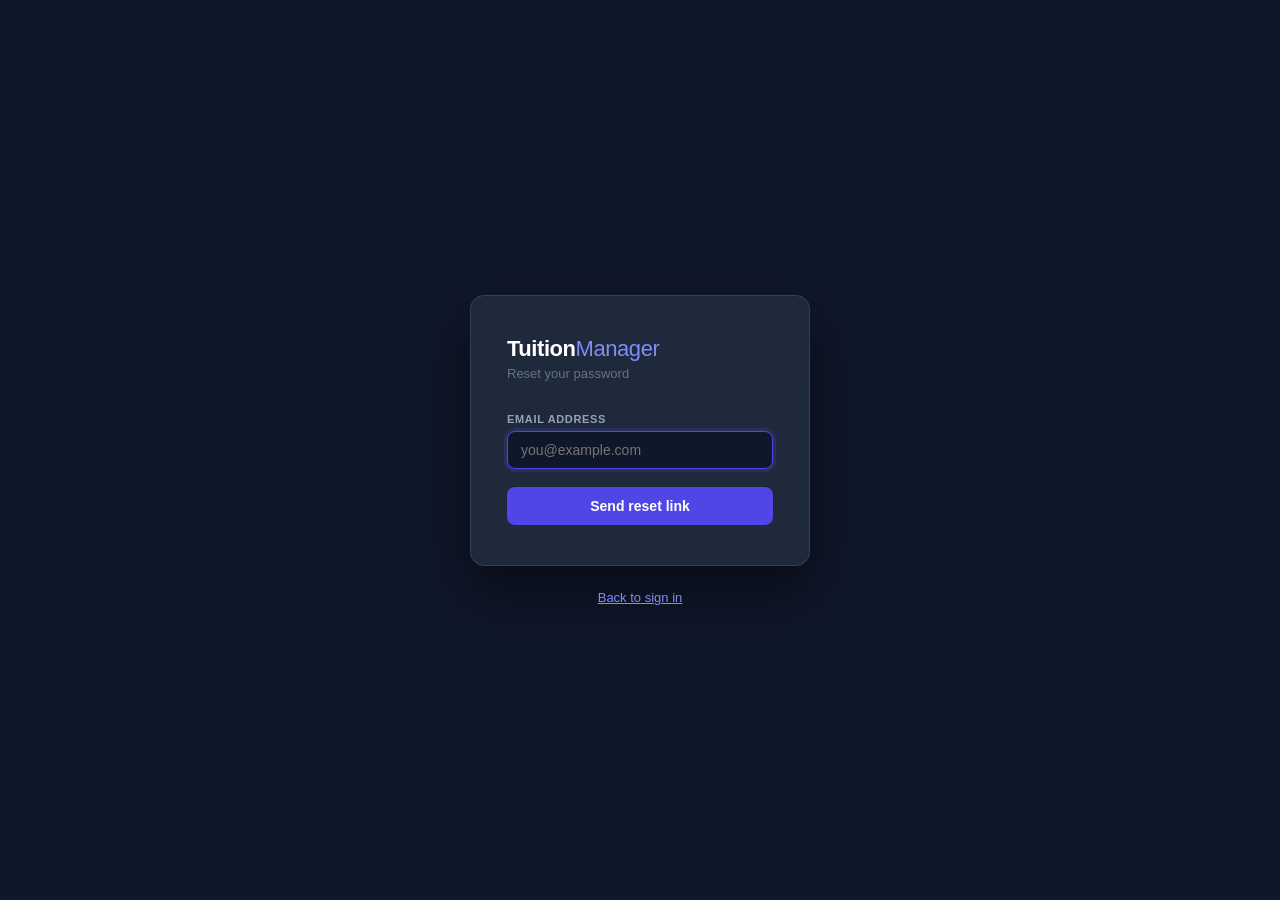
<file: tuition-manager/public/forgot-password.html>
<!DOCTYPE html>
<html lang="en">
<head>
  <meta charset="UTF-8">
  <meta name="viewport" content="width=device-width,initial-scale=1">
  <title>Forgot Password — Tuition Manager</title>
  <style>
    *, *::before, *::after { box-sizing: border-box; margin: 0; padding: 0; }
    body {
      font-family: -apple-system, BlinkMacSystemFont, 'Segoe UI', Roboto, sans-serif;
      background: #0f172a;
      min-height: 100vh;
      display: flex; align-items: center; justify-content: center;
    }
    .wrap { width: 380px; padding: 20px; }
    .card {
      background: #1e293b; border: 1px solid #334155; border-radius: 14px;
      padding: 40px 36px; box-shadow: 0 25px 60px rgba(0,0,0,.5);
    }
    .brand { font-size: 22px; font-weight: 800; color: #fff; margin-bottom: 4px; letter-spacing: -.02em; }
    .brand span { color: #818cf8; font-weight: 400; }
    .sub { font-size: 13px; color: #64748b; margin-bottom: 32px; }
    label {
      display: block; font-size: 11px; font-weight: 700;
      color: #94a3b8; margin-bottom: 6px;
      text-transform: uppercase; letter-spacing: .06em;
    }
    input {
      width: 100%; padding: 10px 13px;
      background: #0f172a; border: 1px solid #334155; border-radius: 8px;
      color: #f1f5f9; font-size: 14px; outline: none;
      margin-bottom: 18px; font-family: inherit;
      transition: border-color .15s, box-shadow .15s;
    }
    input:focus { border-color: #4f46e5; box-shadow: 0 0 0 3px rgba(79,70,229,.2); }
    .btn {
      width: 100%; padding: 11px;
      background: #4f46e5; border: none; border-radius: 8px;
      color: #fff; font-size: 14px; font-weight: 600;
      cursor: pointer; font-family: inherit; transition: background .15s;
    }
    .btn:hover:not(:disabled) { background: #4338ca; }
    .btn:disabled { background: #334155; color: #64748b; cursor: not-allowed; }
    .msg {
      border-radius: 8px; padding: 12px 14px; font-size: 13px;
      margin-top: 16px; display: none; line-height: 1.5;
    }
    .msg.error   { background: #450a0a; border: 1px solid #991b1b; color: #fca5a5; }
    .msg.success { background: #052e16; border: 1px solid #166534; color: #86efac; }
    .reset-link {
      display: block; margin-top: 10px; word-break: break-all;
      background: #0f172a; border: 1px solid #334155; border-radius: 6px;
      padding: 8px 10px; font-size: 12px; color: #818cf8;
      font-family: monospace;
    }
    .footer { text-align: center; margin-top: 24px; font-size: 13px; color: #475569; }
    .footer a { color: #818cf8; }
    .footer a:hover { color: #a5b4fc; }
  </style>
</head>
<body>
  <div class="wrap">
    <div class="card">
      <div class="brand">Tuition<span>Manager</span></div>
      <div class="sub">Reset your password</div>
      <form id="form" onsubmit="doReset(event)">
        <label>Email Address</label>
        <input type="email" id="email" autocomplete="email" required autofocus placeholder="you@example.com">
        <button type="submit" class="btn" id="submit-btn">Send reset link</button>
      </form>
      <div class="msg" id="msg"></div>
    </div>
    <div class="footer">
      <a href="/login.html">Back to sign in</a>
    </div>
  </div>

  <script>
    async function doReset(e) {
      e.preventDefault();
      const btn = document.getElementById('submit-btn');
      const msg = document.getElementById('msg');
      btn.disabled = true; btn.textContent = 'Sending…';
      msg.style.display = 'none'; msg.className = 'msg';

      const res = await fetch('/api/forgot-password', {
        method: 'POST',
        headers: { 'Content-Type': 'application/json' },
        body: JSON.stringify({ email: document.getElementById('email').value.trim() }),
      });

      const d = await res.json().catch(() => ({}));
      btn.disabled = false; btn.textContent = 'Send reset link';

      if (!res.ok) {
        msg.className = 'msg error';
        msg.textContent = d.error || 'Something went wrong.';
        msg.style.display = 'block';
        return;
      }

      msg.className = 'msg success';

      if (d.method === 'email') {
        msg.textContent = 'A password reset link has been sent to your email. Check your inbox.';
      } else if (d.method === 'link') {
        msg.innerHTML = 'No email server is configured. Copy this link to reset your password (valid for 1 hour):';
        const a = document.createElement('a');
        a.href = d.reset_url;
        a.className = 'reset-link';
        a.textContent = d.reset_url;
        msg.appendChild(a);
      } else {
        msg.textContent = 'If that email is registered, you will receive reset instructions shortly.';
      }
      msg.style.display = 'block';
      document.getElementById('form').reset();
    }
  </script>
</body>
</html>
</file>
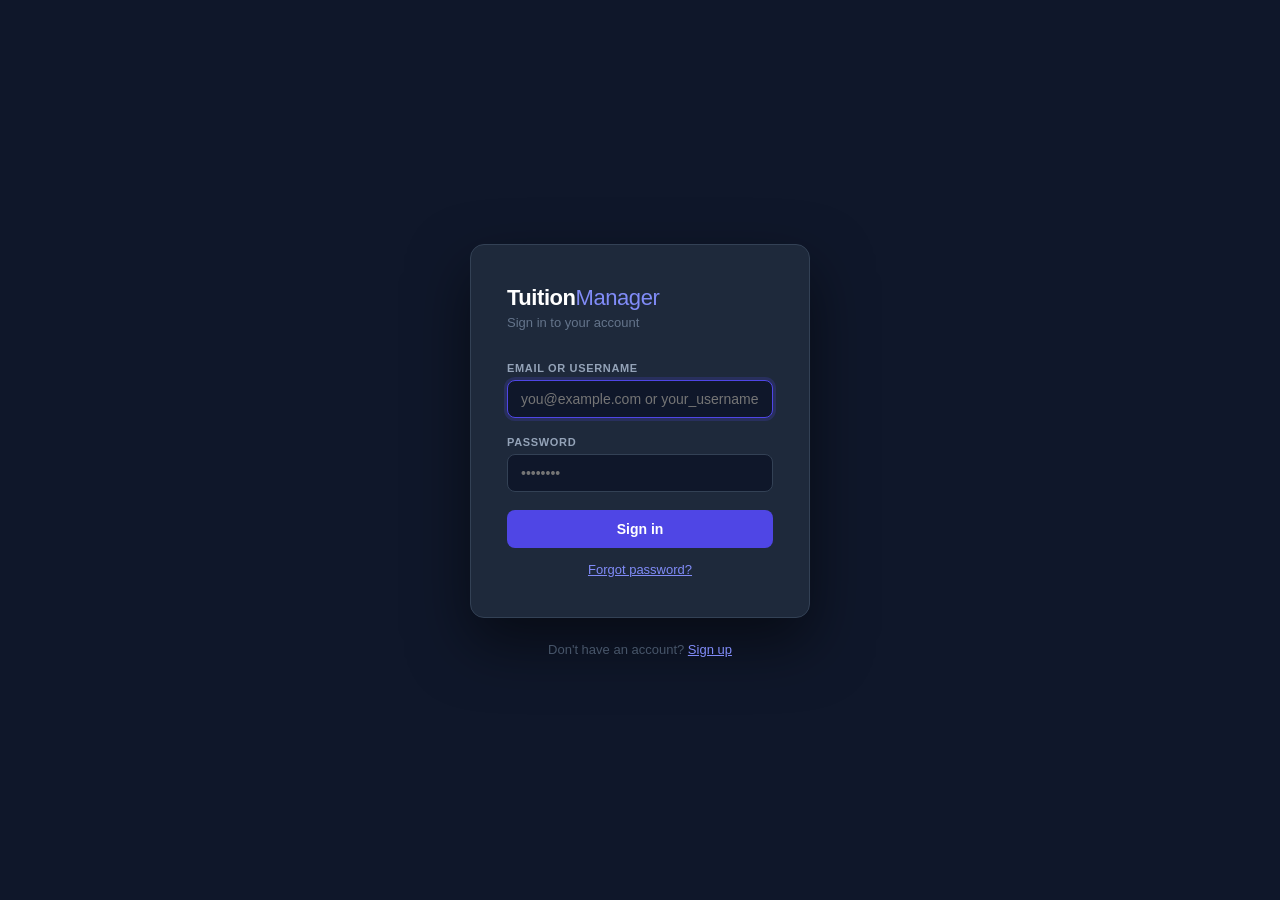
<file: tuition-manager/public/login.html>
<!DOCTYPE html>
<html lang="en">
<head>
  <meta charset="UTF-8">
  <meta name="viewport" content="width=device-width,initial-scale=1">
  <title>Sign In — Tuition Manager</title>
  <style>
    *, *::before, *::after { box-sizing: border-box; margin: 0; padding: 0; }
    body {
      font-family: -apple-system, BlinkMacSystemFont, 'Segoe UI', Roboto, sans-serif;
      background: #0f172a;
      min-height: 100vh;
      display: flex; align-items: center; justify-content: center;
    }
    .wrap {
      width: 380px; padding: 20px;
    }
    .card {
      background: #1e293b;
      border: 1px solid #334155;
      border-radius: 14px;
      padding: 40px 36px;
      box-shadow: 0 25px 60px rgba(0,0,0,.5);
    }
    .brand { font-size: 22px; font-weight: 800; color: #fff; margin-bottom: 4px; letter-spacing: -.02em; }
    .brand span { color: #818cf8; font-weight: 400; }
    .sub { font-size: 13px; color: #64748b; margin-bottom: 32px; }
    label {
      display: block; font-size: 11px; font-weight: 700;
      color: #94a3b8; margin-bottom: 6px;
      text-transform: uppercase; letter-spacing: .06em;
    }
    input {
      width: 100%; padding: 10px 13px;
      background: #0f172a; border: 1px solid #334155; border-radius: 8px;
      color: #f1f5f9; font-size: 14px; outline: none;
      margin-bottom: 18px; font-family: inherit;
      transition: border-color .15s, box-shadow .15s;
    }
    input:focus { border-color: #4f46e5; box-shadow: 0 0 0 3px rgba(79,70,229,.2); }
    .btn {
      width: 100%; padding: 11px;
      background: #4f46e5; border: none; border-radius: 8px;
      color: #fff; font-size: 14px; font-weight: 600;
      cursor: pointer; font-family: inherit; transition: background .15s;
    }
    .btn:hover:not(:disabled) { background: #4338ca; }
    .btn:disabled { background: #334155; color: #64748b; cursor: not-allowed; }
    .error {
      background: #450a0a; border: 1px solid #991b1b; color: #fca5a5;
      border-radius: 8px; padding: 10px 13px; font-size: 13px;
      margin-top: 16px; display: none;
    }
    .footer { text-align: center; margin-top: 24px; font-size: 13px; color: #475569; }
    .footer a { color: #818cf8; }
    .footer a:hover { color: #a5b4fc; }
  </style>
</head>
<body>
  <div class="wrap">
    <div class="card">
      <div class="brand">Tuition<span>Manager</span></div>
      <div class="sub">Sign in to your account</div>
      <form id="form" onsubmit="doLogin(event)">
        <label>Email or Username</label>
        <input type="text" id="identity" autocomplete="username" required autofocus placeholder="you@example.com or your_username">
        <label>Password</label>
        <input type="password" id="password" autocomplete="current-password" required placeholder="••••••••">
        <button type="submit" class="btn" id="submit-btn">Sign in</button>
      </form>
      <div class="error" id="error-msg"></div>
      <div style="text-align:center;margin-top:14px;font-size:13px">
        <a href="/forgot-password.html" style="color:#818cf8">Forgot password?</a>
      </div>
    </div>
    <div class="footer">
      Don't have an account? <a href="/signup.html">Sign up</a>
    </div>
  </div>

  <script>
    async function doLogin(e) {
      e.preventDefault();
      const btn = document.getElementById('submit-btn');
      const err = document.getElementById('error-msg');
      btn.disabled = true; btn.textContent = 'Signing in…'; err.style.display = 'none';

      const res = await fetch('/api/login', {
        method: 'POST',
        headers: { 'Content-Type': 'application/json' },
        body: JSON.stringify({
          identity: document.getElementById('identity').value.trim(),
          password: document.getElementById('password').value,
        }),
      });

      if (res.ok) {
        window.location.href = '/';
      } else {
        const d = await res.json().catch(() => ({}));
        err.textContent = d.error || 'Invalid email/username or password.';
        err.style.display = 'block';
        btn.disabled = false; btn.textContent = 'Sign in';
      }
    }
  </script>
</body>
</html>
</file>
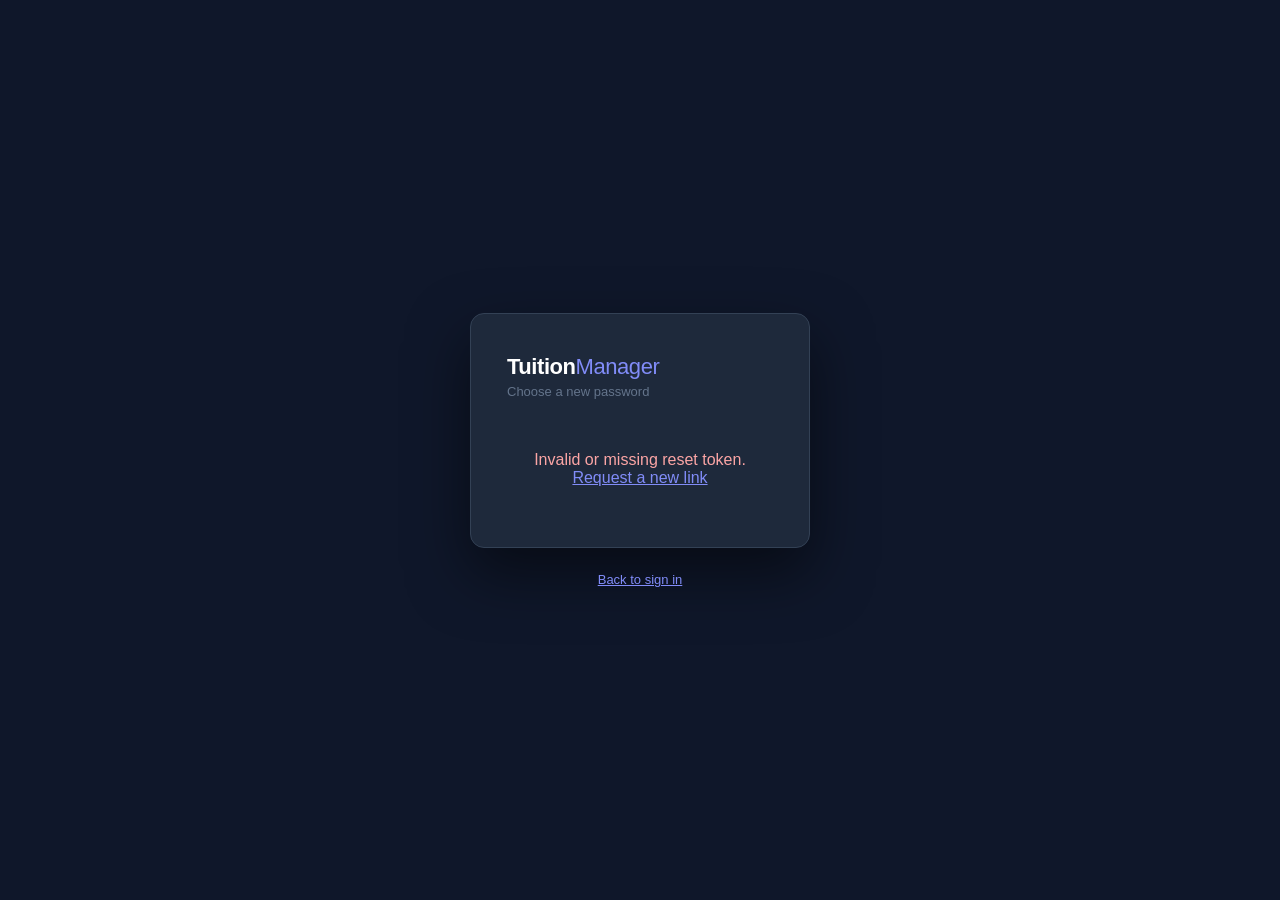
<file: tuition-manager/public/reset-password.html>
<!DOCTYPE html>
<html lang="en">
<head>
  <meta charset="UTF-8">
  <meta name="viewport" content="width=device-width,initial-scale=1">
  <title>Reset Password — Tuition Manager</title>
  <style>
    *, *::before, *::after { box-sizing: border-box; margin: 0; padding: 0; }
    body {
      font-family: -apple-system, BlinkMacSystemFont, 'Segoe UI', Roboto, sans-serif;
      background: #0f172a;
      min-height: 100vh;
      display: flex; align-items: center; justify-content: center;
    }
    .wrap { width: 380px; padding: 20px; }
    .card {
      background: #1e293b; border: 1px solid #334155; border-radius: 14px;
      padding: 40px 36px; box-shadow: 0 25px 60px rgba(0,0,0,.5);
    }
    .brand { font-size: 22px; font-weight: 800; color: #fff; margin-bottom: 4px; letter-spacing: -.02em; }
    .brand span { color: #818cf8; font-weight: 400; }
    .sub { font-size: 13px; color: #64748b; margin-bottom: 32px; }
    label {
      display: block; font-size: 11px; font-weight: 700;
      color: #94a3b8; margin-bottom: 6px;
      text-transform: uppercase; letter-spacing: .06em;
    }
    input {
      width: 100%; padding: 10px 13px;
      background: #0f172a; border: 1px solid #334155; border-radius: 8px;
      color: #f1f5f9; font-size: 14px; outline: none;
      margin-bottom: 18px; font-family: inherit;
      transition: border-color .15s, box-shadow .15s;
    }
    input:focus { border-color: #4f46e5; box-shadow: 0 0 0 3px rgba(79,70,229,.2); }
    .hint { font-size: 11.5px; color: #475569; margin-top: -13px; margin-bottom: 18px; }
    .btn {
      width: 100%; padding: 11px;
      background: #4f46e5; border: none; border-radius: 8px;
      color: #fff; font-size: 14px; font-weight: 600;
      cursor: pointer; font-family: inherit; transition: background .15s;
    }
    .btn:hover:not(:disabled) { background: #4338ca; }
    .btn:disabled { background: #334155; color: #64748b; cursor: not-allowed; }
    .msg {
      border-radius: 8px; padding: 10px 13px; font-size: 13px;
      margin-top: 16px; display: none;
    }
    .msg.error   { background: #450a0a; border: 1px solid #991b1b; color: #fca5a5; }
    .msg.success { background: #052e16; border: 1px solid #166534; color: #86efac; }
    .footer { text-align: center; margin-top: 24px; font-size: 13px; color: #475569; }
    .footer a { color: #818cf8; }
    .invalid-token { text-align: center; color: #fca5a5; padding: 20px 0; }
  </style>
</head>
<body>
  <div class="wrap">
    <div class="card">
      <div class="brand">Tuition<span>Manager</span></div>
      <div class="sub" id="card-sub">Choose a new password</div>
      <div id="form-area">
        <form id="form" onsubmit="doSave(event)">
          <label>New Password</label>
          <input type="password" id="password" autocomplete="new-password" required autofocus placeholder="••••••••">
          <div class="hint">Minimum 6 characters</div>
          <label>Confirm Password</label>
          <input type="password" id="confirm" autocomplete="new-password" required placeholder="••••••••">
          <div class="hint" style="margin-bottom:18px"></div>
          <button type="submit" class="btn" id="submit-btn">Set new password</button>
        </form>
        <div class="msg" id="msg"></div>
      </div>
    </div>
    <div class="footer">
      <a href="/login.html">Back to sign in</a>
    </div>
  </div>

  <script>
    const token = new URLSearchParams(location.search).get('token');
    if (!token) {
      document.getElementById('form-area').innerHTML =
        '<div class="invalid-token">Invalid or missing reset token.<br><a href="/forgot-password.html" style="color:#818cf8">Request a new link</a></div>';
    }

    async function doSave(e) {
      e.preventDefault();
      const pw  = document.getElementById('password').value;
      const cfm = document.getElementById('confirm').value;
      const msg = document.getElementById('msg');
      const btn = document.getElementById('submit-btn');

      msg.style.display = 'none'; msg.className = 'msg';

      if (pw !== cfm) {
        msg.className = 'msg error';
        msg.textContent = 'Passwords do not match.';
        msg.style.display = 'block';
        return;
      }

      btn.disabled = true; btn.textContent = 'Saving…';

      const res = await fetch('/api/reset-password', {
        method: 'POST',
        headers: { 'Content-Type': 'application/json' },
        body: JSON.stringify({ token, password: pw }),
      });

      const d = await res.json().catch(() => ({}));

      if (res.ok) {
        document.getElementById('form').style.display = 'none';
        document.getElementById('card-sub').textContent = 'Password updated';
        msg.className = 'msg success';
        msg.textContent = 'Your password has been reset. Redirecting to sign in…';
        msg.style.display = 'block';
        setTimeout(() => { window.location.href = '/login.html'; }, 2500);
      } else {
        msg.className = 'msg error';
        msg.textContent = d.error || 'Something went wrong. Try requesting a new link.';
        msg.style.display = 'block';
        btn.disabled = false; btn.textContent = 'Set new password';
      }
    }
  </script>
</body>
</html>
</file>
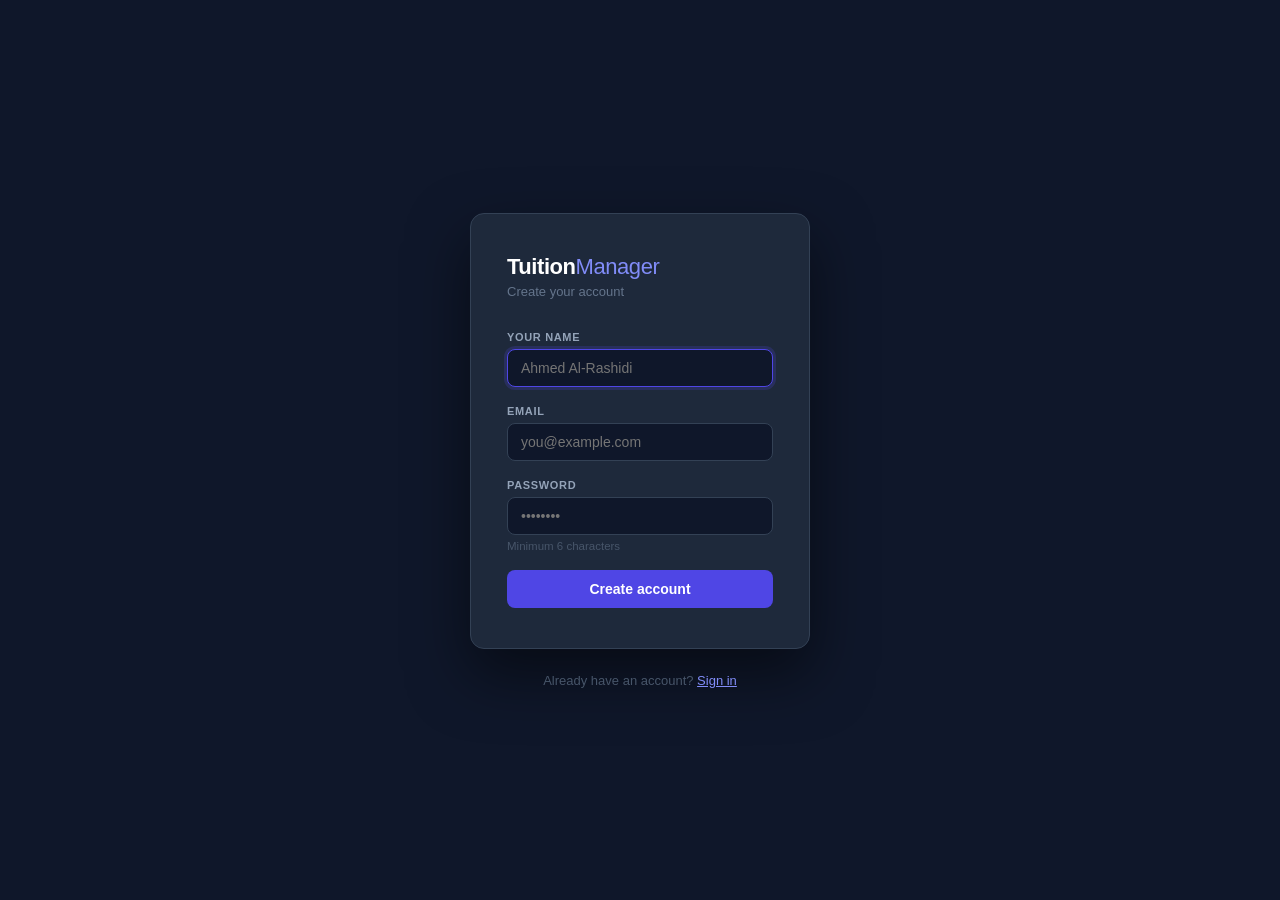
<file: tuition-manager/public/signup.html>
<!DOCTYPE html>
<html lang="en">
<head>
  <meta charset="UTF-8">
  <meta name="viewport" content="width=device-width,initial-scale=1">
  <title>Sign Up — Tuition Manager</title>
  <style>
    *, *::before, *::after { box-sizing: border-box; margin: 0; padding: 0; }
    body {
      font-family: -apple-system, BlinkMacSystemFont, 'Segoe UI', Roboto, sans-serif;
      background: #0f172a;
      min-height: 100vh;
      display: flex; align-items: center; justify-content: center;
    }
    .wrap { width: 380px; padding: 20px; }
    .card {
      background: #1e293b; border: 1px solid #334155; border-radius: 14px;
      padding: 40px 36px; box-shadow: 0 25px 60px rgba(0,0,0,.5);
    }
    .brand { font-size: 22px; font-weight: 800; color: #fff; margin-bottom: 4px; letter-spacing: -.02em; }
    .brand span { color: #818cf8; font-weight: 400; }
    .sub { font-size: 13px; color: #64748b; margin-bottom: 32px; }
    label {
      display: block; font-size: 11px; font-weight: 700;
      color: #94a3b8; margin-bottom: 6px;
      text-transform: uppercase; letter-spacing: .06em;
    }
    input {
      width: 100%; padding: 10px 13px;
      background: #0f172a; border: 1px solid #334155; border-radius: 8px;
      color: #f1f5f9; font-size: 14px; outline: none;
      margin-bottom: 18px; font-family: inherit;
      transition: border-color .15s, box-shadow .15s;
    }
    input:focus { border-color: #4f46e5; box-shadow: 0 0 0 3px rgba(79,70,229,.2); }
    .hint { font-size: 11.5px; color: #475569; margin-top: -13px; margin-bottom: 18px; }
    .btn {
      width: 100%; padding: 11px;
      background: #4f46e5; border: none; border-radius: 8px;
      color: #fff; font-size: 14px; font-weight: 600;
      cursor: pointer; font-family: inherit; transition: background .15s;
    }
    .btn:hover:not(:disabled) { background: #4338ca; }
    .btn:disabled { background: #334155; color: #64748b; cursor: not-allowed; }
    .error {
      background: #450a0a; border: 1px solid #991b1b; color: #fca5a5;
      border-radius: 8px; padding: 10px 13px; font-size: 13px;
      margin-top: 16px; display: none;
    }
    .footer { text-align: center; margin-top: 24px; font-size: 13px; color: #475569; }
    .footer a { color: #818cf8; }
    .footer a:hover { color: #a5b4fc; }
  </style>
</head>
<body>
  <div class="wrap">
    <div class="card">
      <div class="brand">Tuition<span>Manager</span></div>
      <div class="sub">Create your account</div>
      <form id="form" onsubmit="doSignup(event)">
        <label>Your Name</label>
        <input type="text" id="name" autocomplete="name" required autofocus placeholder="Ahmed Al-Rashidi">
        <label>Email</label>
        <input type="email" id="email" autocomplete="email" required placeholder="you@example.com">
        <label>Password</label>
        <input type="password" id="password" autocomplete="new-password" required placeholder="••••••••">
        <div class="hint">Minimum 6 characters</div>
        <button type="submit" class="btn" id="submit-btn">Create account</button>
      </form>
      <div class="error" id="error-msg"></div>
    </div>
    <div class="footer">
      Already have an account? <a href="/login.html">Sign in</a>
    </div>
  </div>

  <script>
    async function doSignup(e) {
      e.preventDefault();
      const btn = document.getElementById('submit-btn');
      const err = document.getElementById('error-msg');
      btn.disabled = true; btn.textContent = 'Creating account…'; err.style.display = 'none';

      const res = await fetch('/api/signup', {
        method: 'POST',
        headers: { 'Content-Type': 'application/json' },
        body: JSON.stringify({
          name:     document.getElementById('name').value.trim(),
          email:    document.getElementById('email').value.trim(),
          password: document.getElementById('password').value,
        }),
      });

      if (res.ok) {
        window.location.href = '/';
      } else {
        const d = await res.json().catch(() => ({}));
        err.textContent = d.error || 'Something went wrong. Please try again.';
        err.style.display = 'block';
        btn.disabled = false; btn.textContent = 'Create account';
      }
    }
  </script>
</body>
</html>
</file>
